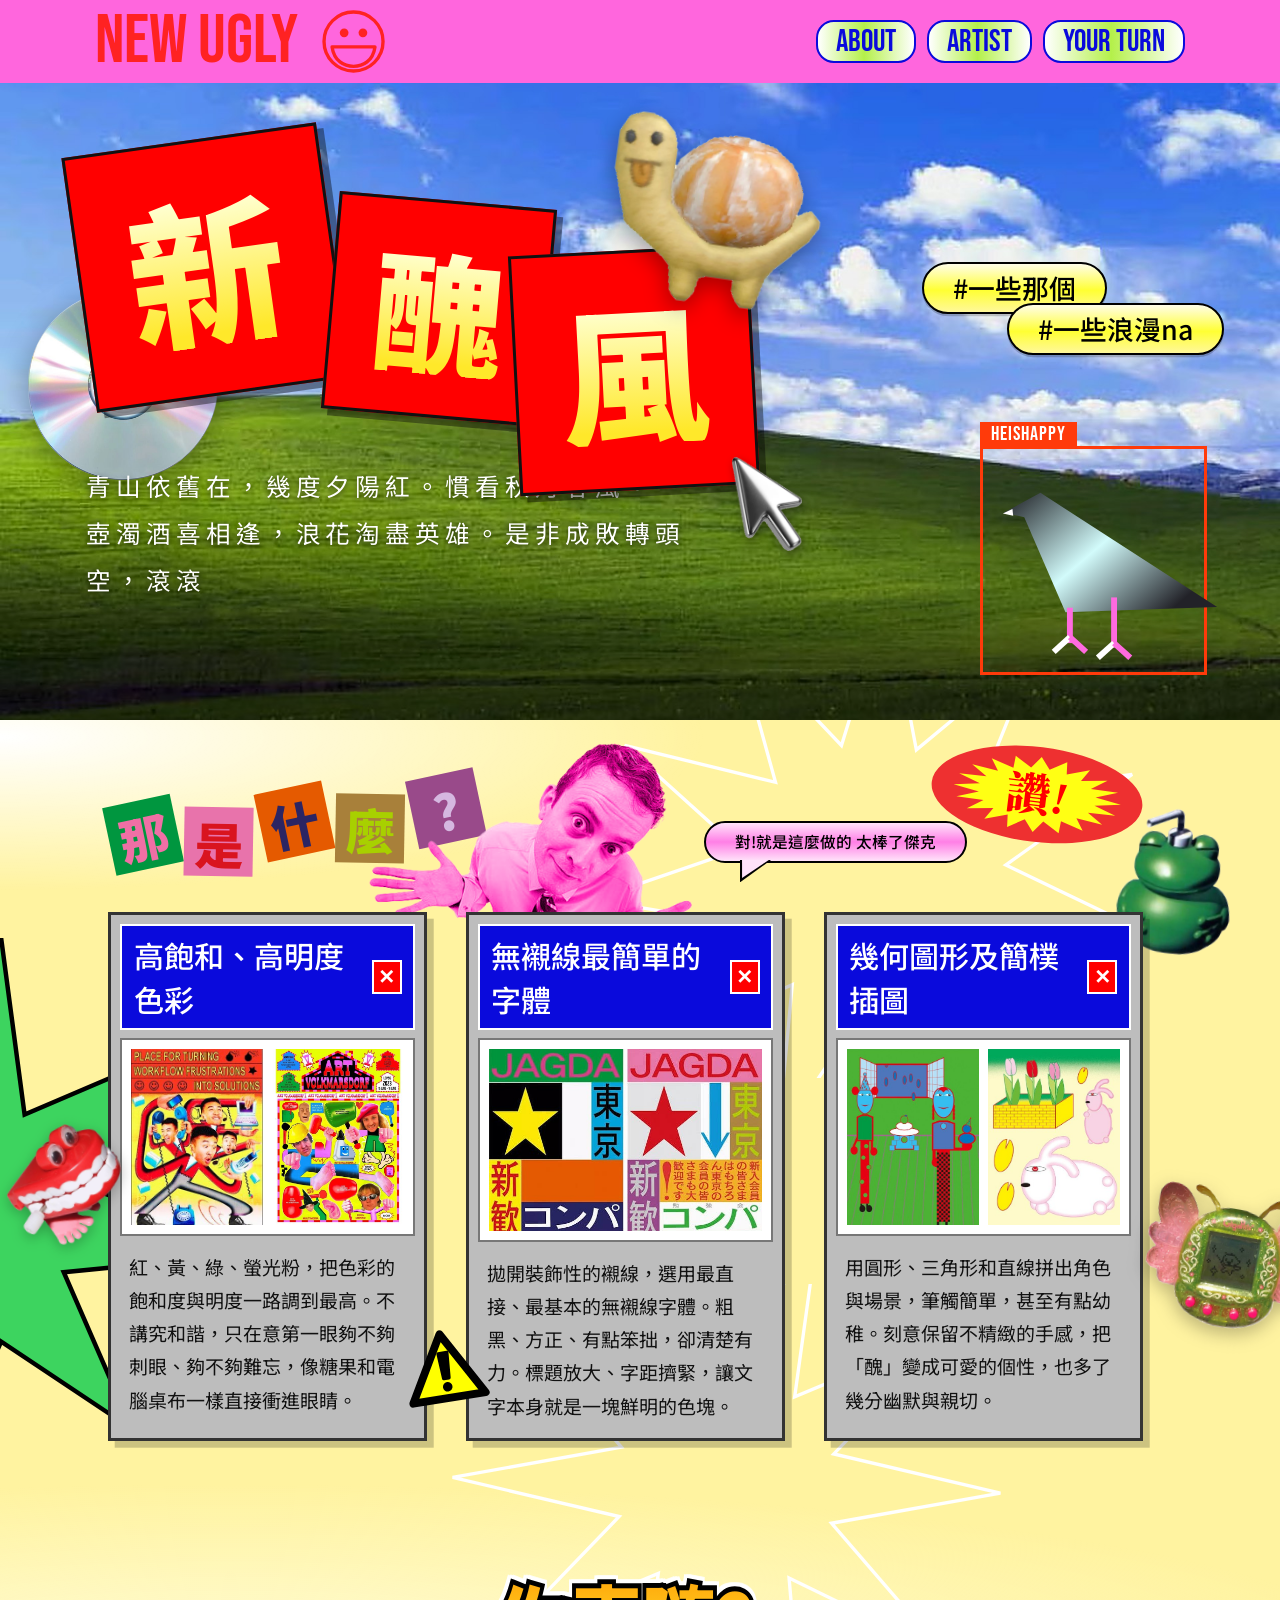
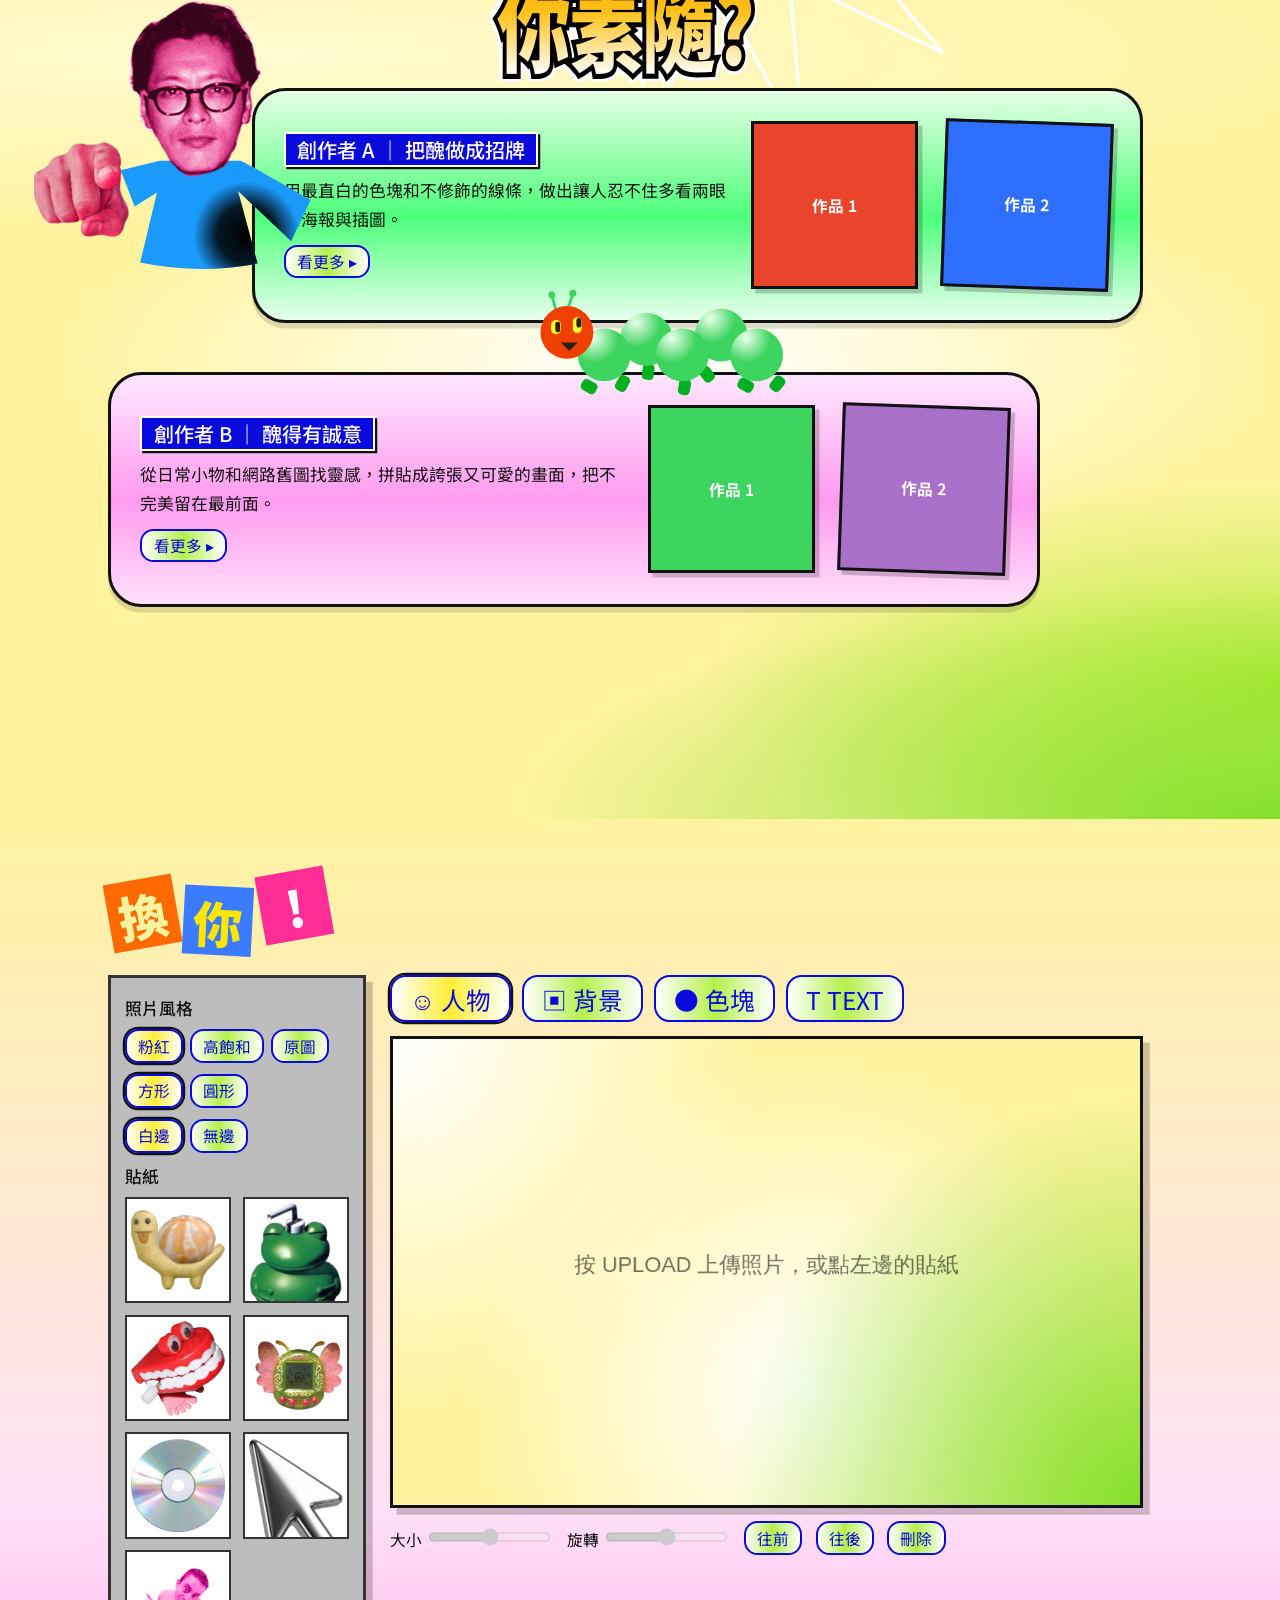
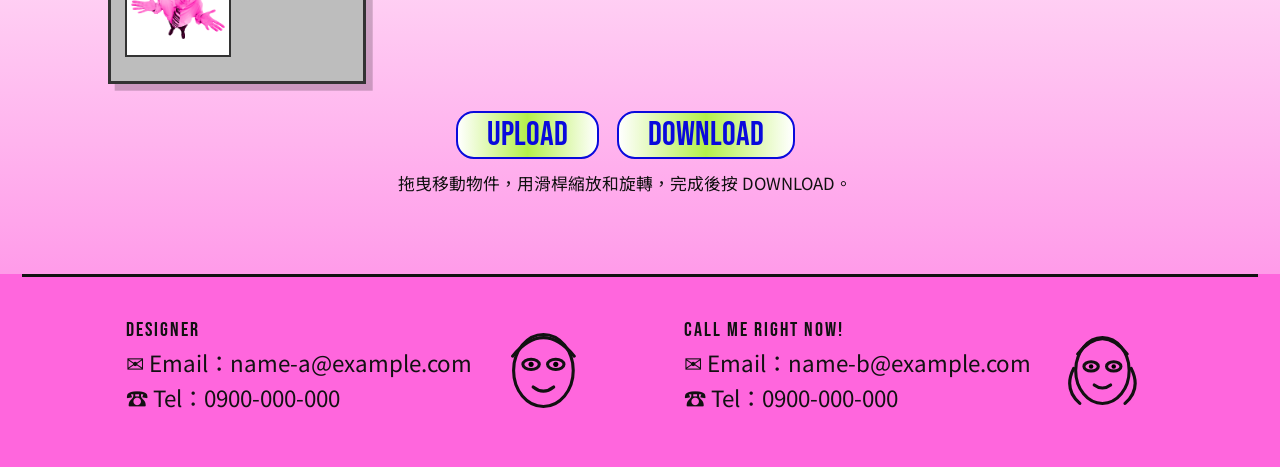
<file: index.html>
<!DOCTYPE html>
<html lang="zh-Hant">
<head>
<meta charset="utf-8">
<meta name="viewport" content="width=device-width, initial-scale=1, viewport-fit=cover">
<title>新醜風 NEW UGLY</title>
<link rel="stylesheet" href="https://fonts.googleapis.com/css2?family=Bebas+Neue&family=Noto+Sans+TC:wght@400;500;900&family=Noto+Serif+TC:wght@900&display=swap">
<link rel="stylesheet" href="style.css">
</head>
<body>

<!-- ===== 導覽列（固定在最上方） ===== -->
<nav>
  <div class="logo en" role="link" tabindex="0" aria-label="回到首頁">NEW UGLY <svg class="smile" viewBox="0 0 100 100" aria-hidden="true"><g fill="none" stroke="#f22" stroke-width="5" stroke-linejoin="round" stroke-linecap="round"><circle cx="50" cy="50" r="44"/><path d="M18 58H82C79 79 64 87 50 87C36 87 21 79 18 58Z"/></g><circle cx="36" cy="37" r="6.5" fill="#f22"/><circle cx="64" cy="37" r="6.5" fill="#f22"/></svg></div>
  <div class="menu en">
    <a href="#what">ABOUT</a>
    <a href="#who">ARTIST</a>
    <a href="#remix">YOUR TURN</a>
  </div>
</nav>

<!-- ===== 首頁：藍天草地 + 新醜風 ===== -->
<header class="hero">
  <img class="cd" alt="" src="images/cd.png">
  <div class="tiles" aria-label="新醜風">
    <div class="tile a">
      <span>新</span>
    </div>
    <div class="tile b">
      <span>醜</span>
    </div>
    <div class="tile c">
      <span>風</span>
    </div>
    <img class="snail" alt="" src="images/snail.png">
    <img class="cursor" alt="" src="images/cursor.png">
  </div>
  <div class="tag t1">#一些那個</div>
  <div class="tag t2">#一些浪漫na</div>
  <div class="bird">
    <b>HEISHAPPY</b>
    <svg viewBox="0 0 300 300" aria-hidden="true">
      <defs>
        <linearGradient id="bg1" x1="0" y1="0" x2="1" y2="0.65">
          <stop offset="0" stop-color="#17171c"/>
          <stop offset=".52" stop-color="#d2fbfb"/>
          <stop offset="1" stop-color="#222228"/>
        </lineargradient>
      </defs>
      <polygon points="28,85 78,58 318,213 112,220 56,91" fill="url(#bg1)"/>
      <polygon points="27,86 40,80 41,89" fill="#fff"/>
      <g stroke-width="8" stroke-linecap="butt" fill="none">
        <path d="M118 214V262" stroke="#ff6adf"/>
        <path d="M96 274L118 254" stroke="#fff"/>
        <path d="M140 274L118 254" stroke="#ff6adf"/>
        <path d="M178 200V268" stroke="#ff6adf"/>
        <path d="M156 282L178 262" stroke="#fff"/>
        <path d="M200 282L178 262" stroke="#ff6adf"/>
      </g>
    </svg>
  </div>
  <p class="verse">青山依舊在，幾度夕陽紅。慣看秋月春風。一壺濁酒喜相逢，浪花淘盡英雄。是非成敗轉頭空，滾滾</p>
</header>

<!-- ===== 中段：「那是什麼？」與「你素隨？」共用同一片背景漸層 ===== -->
<div class="mesh">
  <svg class="wstar" viewBox="0 0 500 360" aria-hidden="true">
    <polygon points="452,42 346,152 495,187 344,214 444,330 306,263 319,415 247,280 168,411 189,259 48,318 154,208 5,173 156,146 56,30 194,97 181,-55 253,80 332,-51 311,101" fill="none" stroke="#fff" stroke-width="3"/>
  </svg>

  <!-- ===== 那是什麼？ ===== -->
  <section class="what" id="what">
    <svg class="star-top" viewBox="0 0 520 360" aria-hidden="true">
      <polygon points="505,230 366,236 439,354 319,284 317,424 253,300 176,415 189,277 62,333 148,224 11,201 142,156 39,63 174,96 137,-38 233,63 274,-70 300,67 407,-22 355,107 493,89 380,170" fill="none" stroke="#fff" stroke-width="3"/>
    </svg>
    <h2 aria-label="那是什麼？">
      <span style="--bg:#00963f;--fg:#f06fa5">那</span>
      <span style="--bg:#e873ab;--fg:#d9141f">是</span>
      <span style="--bg:#e55a00;--fg:#2b2563">什</span>
      <span style="--bg:#a8803a;--fg:#a8d000">麼</span>
      <span style="--bg:#994a8a;--fg:#d5b8e0">?</span>
    </h2>
    <img class="guy" alt="" src="images/guy.png">
    <div class="bubble">對!就是這麼做的 太棒了傑克</div>
    <div class="burst">
      <span>讚<i>!</i></span>
    </div>
    <img class="frog" alt="" src="images/frog.png">
    <svg class="gstar" viewBox="0 0 500 500" aria-hidden="true">
      <polygon points="447,96 354,221 510,282 337,299 398,439 281,361 219,503 199,341 55,403 142,280 -13,218 165,202 99,57 221,144 281,-0 302,158" fill="#3dd45f" stroke="#000" stroke-width="4" stroke-linejoin="miter"/>
    </svg>
    <div class="cards">
      <article class="win">
        <div class="bar">
          <span>高飽和、高明度色彩</span>
          <button aria-label="關閉視窗">✕</button>
        </div>
        <div class="shots">
          <div class="shot">
            <img alt="Air-it-Out hotline 海報" src="images/poster-hotline.jpg">
          </div>
          <div class="shot">
            <img alt="Art Volkmarsdorf 海報" src="images/poster-volkmarsdorf.jpg">
          </div>
        </div>
        <p>紅、黃、綠、螢光粉，把色彩的飽和度與明度一路調到最高。不講究和諧，只在意第一眼夠不夠刺眼、夠不夠難忘，像糖果和電腦桌布一樣直接衝進眼睛。</p>
      </article>
      <article class="win">
        <div class="bar">
          <span>無襯線最簡單的字體</span>
          <button aria-label="關閉視窗">✕</button>
        </div>
        <div class="shots">
          <div class="shot wide">
            <img alt="JAGDA 東京 海報" src="images/poster-jagda.jpg">
          </div>
        </div>
        <p>拋開裝飾性的襯線，選用最直接、最基本的無襯線字體。粗黑、方正、有點笨拙，卻清楚有力。標題放大、字距擠緊，讓文字本身就是一塊鮮明的色塊。</p>
      </article>
      <article class="win">
        <div class="bar">
          <span>幾何圖形及簡樸插圖</span>
          <button aria-label="關閉視窗">✕</button>
        </div>
        <div class="shots">
          <div class="shot">
            <img alt="水越智三 插圖：人物" src="images/art-people.jpg">
          </div>
          <div class="shot">
            <img alt="水越智三 插圖：鬱金香與兔子" src="images/art-tulips.jpg">
          </div>
        </div>
        <p>用圓形、三角形和直線拼出角色與場景，筆觸簡單，甚至有點幼稚。刻意保留不精緻的手感，把「醜」變成可愛的個性，也多了幾分幽默與親切。</p>
      </article>
      <div class="warn" aria-hidden="true">
        <svg viewBox="0 0 100 94" style="transform:rotate(-9deg)">
          <polygon points="50,9 92,83 8,83" fill="#ffff00" stroke="#000" stroke-width="9" stroke-linejoin="round"/>
          <path d="M45 31h10l-2 29h-6z" fill="#000" stroke="#000" stroke-width="4" stroke-linejoin="round"/>
          <circle cx="50" cy="70" r="5.5" fill="#000"/>
        </svg>
      </div>
      <img class="teeth" alt="" src="images/teeth.png">
      <img class="tama" alt="" src="images/tama.png">
    </div>
  </section>

  <!-- ===== 你素隨？ ===== -->
  <section class="who" id="who">
    <h2 data-text="你素隨?">
      <span>你素隨?</span>
    </h2>
    <svg class="pointer" viewBox="25 45 500 505" aria-hidden="true">
      <defs>
        <clipPath id="shc">
          <path d="M180 355 L205 420 L245 395 L215 520 Q320 542 425 522 L390 392 L485 482 L520 408 L418 350 L395 338 L250 338 Z"/>
        </clippath>
        <radialGradient id="blk" gradientUnits="userSpaceOnUse" cx="405" cy="470" r="95">
          <stop offset="0" stop-color="#000"/>
          <stop offset=".55" stop-color="#000" stop-opacity=".85"/>
          <stop offset="1" stop-color="#000" stop-opacity="0"/>
        </radialgradient>
      </defs>
      <path d="M180 355 L205 420 L245 395 L215 520 Q320 542 425 522 L390 392 L485 482 L520 408 L418 350 L395 338 L250 338 Z" fill="#1a9bfc"/>
      <g clip-path="url(#shc)">
        <circle cx="405" cy="470" r="95" fill="url(#blk)"/>
      </g>
      <image href="images/person-face.png" x="196" y="52" width="236" height="314" preserveAspectRatio="none"/>
      <image href="images/person-hand.png" x="25" y="308" width="168" height="178" transform="rotate(-14 110 395)" preserveAspectRatio="none"/>
    </svg>
    <div class="box g">
      <div class="tx">
        <h3>創作者 A ｜ 把醜做成招牌</h3>
        <p>用最直白的色塊和不修飾的線條，做出讓人忍不住多看兩眼的海報與插圖。</p>
        <button class="pill">看更多 ▸</button>
      </div>
      <div class="ph" style="--c:#e8452c">作品 1</div>
      <div class="ph" style="--c:#2f6fff">作品 2</div>
    </div>
    <div class="box p">
      <div class="tx">
        <h3>創作者 B ｜ 醜得有誠意</h3>
        <p>從日常小物和網路舊圖找靈感，拼貼成誇張又可愛的畫面，把不完美留在最前面。</p>
        <button class="pill">看更多 ▸</button>
      </div>
      <div class="ph" style="--c:#3dd45f">作品 1</div>
      <div class="ph" style="--c:#a870c8">作品 2</div>
    </div>
    <div class="worm" aria-hidden="true">
      <svg viewBox="0 0 740 330" width="233" height="104">
        <defs>
          <radialGradient id="wg" cx=".3" cy=".18" r=".85">
            <stop offset="0" stop-color="#eaffea"/>
            <stop offset=".55" stop-color="#3dd45f"/>
          </radialgradient>
        </defs>
        <g fill="#00b020">
          <rect x="-17" y="-23" width="34" height="46" rx="12" transform="translate(165 297) rotate(-60)"/>
          <rect x="-17" y="-23" width="34" height="46" rx="12" transform="translate(260 288) rotate(28)"/>
          <rect x="-17" y="-23" width="34" height="46" rx="12" transform="translate(333 255) rotate(8)"/>
          <rect x="-17" y="-23" width="34" height="46" rx="12" transform="translate(436 298) rotate(10)"/>
          <rect x="-17" y="-23" width="34" height="46" rx="12" transform="translate(500 262) rotate(-38)"/>
          <rect x="-17" y="-23" width="34" height="46" rx="12" transform="translate(610 293) rotate(-60)"/>
          <rect x="-17" y="-23" width="34" height="46" rx="12" transform="translate(700 289) rotate(38)"/>
        </g>
        <circle cx="328" cy="163" r="75" fill="url(#wg)"/>
        <circle cx="540" cy="151" r="75" fill="url(#wg)"/>
        <circle cx="208" cy="207" r="75" fill="url(#wg)"/>
        <circle cx="430" cy="207" r="75" fill="url(#wg)"/>
        <circle cx="641" cy="207" r="75" fill="url(#wg)"/>
        <g stroke="#3dd45f" stroke-width="8" stroke-linecap="round">
          <path d="M70 76L59 38M105 74L119 34"/>
        </g>
        <g fill="#3dd45f">
          <circle cx="59" cy="36" r="10"/>
          <circle cx="119" cy="32" r="10"/>
        </g>
        <circle cx="102" cy="143" r="75" fill="#f04000"/>
        <rect x="57" y="108" width="28" height="40" rx="14" fill="#ffff22"/>
        <rect x="119" y="100" width="25" height="45" rx="12" fill="#ffff22"/>
        <rect x="69" y="113" width="14" height="30" rx="7" fill="#2a2208"/>
        <rect x="129" y="102" width="14" height="28" rx="7" fill="#2a2208"/>
        <path d="M85 172H133L109 196Z" fill="#2a2208"/>
      </svg>
    </div>
  </section>
</div>

<!-- ===== 換你！：上傳照片、加貼紙與文字，下載成圖片 ===== -->
<section class="remix" id="remix">
  <h2 class="rh" aria-label="換你！">
    <span style="--bg:#ff6a00;--fg:#fff3a0">換</span>
    <span style="--bg:#3b7bff;--fg:#ffe600">你</span>
    <span style="--bg:#ff2d95;--fg:#fff">!</span>
  </h2>
  <div class="studio">
    <aside class="side" aria-label="素材">
      <div class="panel" id="p-face">
        <h4>照片風格</h4>
        <div class="row">
          <button class="pill on" data-k="style" data-v="pink">粉紅</button>
          <button class="pill" data-k="style" data-v="sat">高飽和</button>
          <button class="pill" data-k="style" data-v="raw">原圖</button>
        </div>
        <div class="row">
          <button class="pill on" data-k="crop" data-v="rect">方形</button>
          <button class="pill" data-k="crop" data-v="circle">圓形</button>
        </div>
        <div class="row">
          <button class="pill on" data-k="bd" data-v="1">白邊</button>
          <button class="pill" data-k="bd" data-v="0">無邊</button>
        </div>
        <h4>貼紙</h4>
        <div class="grid" id="g-stk"></div>
      </div>
      <div class="panel" id="p-bg" hidden>
        <h4>換背景</h4>
        <div class="grid" id="g-bg"></div>
      </div>
      <div class="panel" id="p-shape" hidden>
        <h4>色塊</h4>
        <div class="grid" id="g-sh"></div>
        <h4>換顏色（先選取物件）</h4>
        <div class="row" id="g-col2"></div>
      </div>
      <div class="panel" id="p-text" hidden>
        <h4>輸入文字</h4>
        <input id="tx" maxlength="10" placeholder="例如：我超醜">
        <div class="row" id="g-col"></div>
        <button class="pill" id="addt">加入文字</button>
      </div>
    </aside>
    <div>
      <div class="tabs" role="tablist">
        <button class="pill on" data-p="face">☺ 人物</button>
        <button class="pill" data-p="bg">▣ 背景</button>
        <button class="pill" data-p="shape">● 色塊</button>
        <button class="pill" data-p="text">T TEXT</button>
      </div>
      <div class="stage">
        <canvas id="cv" width="960" height="600" aria-label="編輯畫布"></canvas>
      </div>
      <div class="ctrl">
        <label>大小 <input type="range" id="sz" min="0.15" max="3" step="0.01" disabled></label>
        <label>旋轉 <input type="range" id="rt" min="-180" max="180" step="1" disabled></label>
        <button class="pill" id="fw" disabled>往前</button>
        <button class="pill" id="bk" disabled>往後</button>
        <button class="pill" id="rm" disabled>刪除</button>
      </div>
    </div>
  </div>
  <div class="acts">
    <label class="btn">UPLOAD<input type="file" id="file" accept="image/*" class="sr"></label>
    <button class="btn" id="dl">DOWNLOAD</button>
  </div>
  <p id="msg" role="status">拖曳移動物件，用滑桿縮放和旋轉，完成後按 DOWNLOAD。</p>
</section>

<!-- ===== 頁尾：作者聯絡資訊 ===== -->
<footer id="contact">
  <div class="fl"></div>
  <div class="fp">
    <div class="fc">
      <div>
        <small>DESIGNER</small>
        <p>✉ Email：name-a@example.com</p>
        <p>☎ Tel：0900-000-000</p>
      </div>
      <svg viewBox="0 0 100 100" aria-hidden="true">
        <g fill="none" stroke="#111" stroke-width="3" stroke-linecap="round">
          <ellipse cx="50" cy="54" rx="29" ry="35"/>
          <ellipse cx="38" cy="48" rx="8" ry="5"/>
          <ellipse cx="62" cy="48" rx="8" ry="5"/>
          <path d="M40 70q10 8 20 0"/>
          <path d="M20 40q30-36 60 0"/>
        </g>
        <circle cx="38" cy="48" r="2.5"/>
        <circle cx="62" cy="48" r="2.5"/>
      </svg>
    </div>
    <div class="fc">
      <div>
        <small>CALL ME RIGHT NOW!</small>
        <p>✉ Email：name-b@example.com</p>
        <p>☎ Tel：0900-000-000</p>
      </div>
      <svg viewBox="0 0 100 100" aria-hidden="true">
        <g fill="none" stroke="#111" stroke-width="3" stroke-linecap="round">
          <ellipse cx="50" cy="54" rx="26" ry="32"/>
          <ellipse cx="39" cy="50" rx="7" ry="4.5"/>
          <ellipse cx="61" cy="50" rx="7" ry="4.5"/>
          <path d="M42 68q8 6 16 0"/>
          <path d="M22 52q-10 20 6 34M78 52q10 20-6 34M26 38q24-30 48 0"/>
        </g>
        <circle cx="39" cy="50" r="2.2"/>
        <circle cx="61" cy="50" r="2.2"/>
      </svg>
    </div>
  </div>
</footer>

<script src="script.js"></script>
</body>
</html>
</file>
<file: style.css>
/* ==========================================================================
   新醜風 NEW UGLY — 樣式表
   結構：基本設定 → 共用元件 → 各區塊（由上到下）→ 手機版 → 桌機版
   手機版與桌機版放在最後，才能覆蓋前面的預設值。
   ========================================================================== */

/* ----- 1. 基本設定 ----- */

:root {
  --pink: #ff66dd;
  --red: #f00;
  --blue: #0a0adc;
  --yellow: #fff466;
  --ink: #111;
  box-sizing: border-box;
  padding-top: env(safe-area-inset-top,0px);
  padding-bottom: env(safe-area-inset-bottom,0px);
}

html {
  scroll-padding-top: env(safe-area-inset-top,0px);
}

*,*::before,*::after {
  box-sizing: inherit;
}

body {
  margin: 0;
  font-family: "Noto Sans TC",sans-serif;
  color: var(--ink);
  background: var(--pink);
  overflow-x: hidden;
}

.en {
  font-family: "Bebas Neue",Impact,sans-serif;
}

:focus-visible {
  outline: 3px solid var(--blue);
  outline-offset: 2px;
}

/* ----- 2. 共用元件（按鈕、小膠囊） ----- */

.pill {
  font: inherit;
  font-size: 14px;
  border: 2px solid var(--blue);
  border-radius: 12px;
  background: linear-gradient(90deg,#fff,#b4f04a 50%,#fff);
  color: var(--blue);
  padding: 3px 10px;
  cursor: pointer;
}

.pill.on {
  background: linear-gradient(90deg,#fff,#ffee33 50%,#fff);
  box-shadow: 0 0 0 2px #111;
}

.pill:hover {
  transform: rotate(-3deg);
}

.btn {
  font: 400 30px "Bebas Neue",sans-serif;
  color: var(--blue);
  border: 2px solid var(--blue);
  border-radius: 16px;
  background: linear-gradient(90deg,#fff,#b4f04a 50%,#fff);
  padding: 2px 26px;
  cursor: pointer;
  display: inline-block;
}

.btn:hover {
  transform: rotate(-3deg) scale(1.05);
}

.btn:focus-within {
  outline: 3px solid var(--blue);
  outline-offset: 2px;
}

.sr {
  position: absolute;
  width: 1px;
  height: 1px;
  opacity: 0;
  overflow: hidden;
}

/* ----- 3. 導覽列 ----- */

nav {
  position: sticky;
  top: env(safe-area-inset-top,0px);
  z-index: 50;
  background: var(--pink);
  display: flex;
  align-items: center;
  justify-content: space-between;
  padding: 14px clamp(16px,7vw,100px);
  gap: 12px;
  flex-wrap: wrap;
}

.logo {
  font-size: clamp(40px,6vw,64px);
  color: #f22;
  line-height: 1;
  display: flex;
  align-items: center;
  gap: 20px;
  cursor: pointer;
}

.smile {
  width: 60px;
  height: 60px;
  flex: none;
  display: block;
}

.menu {
  display: flex;
  gap: 10px;
}

.menu a {
  font-size: 28px;
  color: #0a0adc;
  border: 2px solid #0a0adc;
  border-radius: 16px;
  padding: 1px 16px;
  background: linear-gradient(90deg,#fff 0%,#b4f04a 48%,#fff 100%);
  text-decoration: none;
  transition: transform .15s;
}

.menu a:hover {
  transform: rotate(-4deg) scale(1.08);
  background: linear-gradient(90deg,#fff 0%,#fff466 48%,#fff 100%);
}

/* ----- 4. 首頁（藍天草地） ----- */

.hero {
  position: relative;
  min-height: 640px;
  overflow: hidden;
  color: #fff;
  background: linear-gradient(#0000 60%,#0007 100%),url("images/hero.jpg") center 60%/cover no-repeat;
  background-color: #5ea6f0;
}

.cd {
  position: absolute;
  left: 1%;
  top: 250px;
  width: clamp(110px,18vw,210px);
  height: auto;
  filter: drop-shadow(0 8px 14px #0005);
}

.tiles {
  position: absolute;
  left: 5%;
  top: 110px;
  width: min(640px,90vw);
  height: 360px;
}

.tile {
  position: absolute;
  background: var(--red);
  border: 3px solid #111;
  width: min(230px,34vw);
  aspect-ratio: 1;
  display: grid;
  place-items: center;
  font-weight: 900;
  color: var(--yellow);
  font-size: clamp(70px,13vw,150px);
  line-height: 1;
  box-shadow: 6px 6px 0 #0006;
}

.tile span {
  background: linear-gradient(#ffffcf 8%,#ffe82a 92%);
  -webkit-background-clip: text;
  background-clip: text;
  -webkit-text-fill-color: transparent;
  color: transparent;
  display: block;
  padding: 0 .04em;
}

.tile.a {
  z-index: 1;
  left: 0;
  top: 10px;
  transform: rotate(-8deg);
}

.tile.b {
  z-index: 2;
  left: min(215px,31vw);
  top: 70px;
  transform: rotate(5deg);
}

.tile.c {
  z-index: 3;
  left: min(390px,58vw);
  top: 130px;
  transform: rotate(-3deg);
}

.snail {
  z-index: 5;
  position: absolute;
  left: min(520px,58vw);
  top: 20px;
  width: clamp(110px,17vw,200px);
  transform: rotate(8deg);
  filter: drop-shadow(0 8px 10px #0005);
}

.cursor {
  z-index: 6;
  position: absolute;
  left: min(630px,75vw);
  top: 400px;
  width: clamp(44px,6vw,72px);
  height: auto;
  filter: drop-shadow(2px 4px 4px #0006);
}

.tag {
  position: absolute;
  background: linear-gradient(#fffde8 0%,#ffff33 55%,#fff89a 100%);
  color: #000;
  border: 2px solid #000;
  border-radius: 30px;
  padding: 4px 26px;
  font-size: 24px;
  font-weight: 500;
  box-shadow: 0 2px 0 #0003;
}

.bird svg {
  width: 100%;
  height: 100%;
  overflow: visible;
  display: block;
}

.tag.t1 {
  top: 235px;
  right: 12%;
}

.tag.t2 {
  top: 272px;
  right: 5%;
}

.bird {
  position: absolute;
  right: 6%;
  top: 400px;
  width: 210px;
  height: 205px;
  border: 3px solid #ff3a0a;
  display: block;
}

.bird b {
  position: absolute;
  left: -3px;
  top: -24px;
  background: #ff3a0a;
  color: #fff;
  font: 400 18px "Bebas Neue",sans-serif;
  padding: 0 10px;
  letter-spacing: .05em;
}

.verse {
  position: absolute;
  left: 7%;
  bottom: 60px;
  max-width: 560px;
  font-size: clamp(17px,2.2vw,22px);
  letter-spacing: .2em;
  line-height: 1.9;
  margin: 0;
  text-shadow: 0 2px 6px #000a;
}

/* ----- 5. 中段共用的背景漸層 ----- */

.mesh {
  background: 
    radial-gradient(ellipse 55% 9% at 0% 1%,#fff 0,#fff0 100%),
    radial-gradient(ellipse 48% 12% at 52% 73%,#fff 0,#fff0 100%),
    radial-gradient(ellipse 90% 10% at 18% 55%,#fffbd2 0,#fffbd200 100%),
    radial-gradient(ellipse 60% 14% at 100% 100%,#84e02a 0,#84e02a00 100%),
    radial-gradient(ellipse 45% 12% at 100% 92%,#b6ec3a 0,#b6ec3a00 100%),
    #fff3a0;
  position: relative;
}

.wstar {
  display: none;
}

/* ----- 6. 那是什麼？ ----- */

.what {
  position: relative;
  padding: 60px clamp(16px,8vw,100px) 100px;
  overflow: hidden;
}

.what h2 {
  position: relative;
  margin: 0;
  display: flex;
  gap: 6px;
  transform: rotate(-5deg);
  width: max-content;
}

.what h2 span {
  display: grid;
  place-items: center;
  width: 62px;
  height: 62px;
  font-size: 44px;
  font-weight: 900;
  border: 0;
  background: var(--bg);
  color: var(--fg);
}

.what h2 span:nth-child(odd) {
  transform: rotate(-7deg);
}

.what h2 span:nth-child(even) {
  transform: rotate(6deg) translateY(12px);
}

.guy {
  position: absolute;
  left: min(400px,38vw);
  top: 0;
  width: clamp(150px,19vw,230px);
  height: auto;
  z-index: 2;
}

.bubble {
  position: absolute;
  left: min(630px,52vw);
  top: 70px;
  white-space: nowrap;
  background: linear-gradient(#ffe3fa 0%,#ff7fe6 50%,#ffe3fa 100%);
  border: 2px solid #000;
  border-radius: 999px;
  padding: 9px 30px;
  font-size: 18px;
  font-weight: 500;
  color: #000;
  z-index: 1;
}

.bubble::before,.bubble::after {
  content: "";
  position: absolute;
  clip-path: polygon(0 0,100% 0,0 100%);
}

.bubble::before {
  left: 30px;
  bottom: -19px;
  width: 28px;
  height: 20px;
  background: #000;
}

.bubble::after {
  left: 32px;
  bottom: -15px;
  width: 24px;
  height: 16px;
  background: #ffe3fa;
}

.burst {
  position: absolute;
  right: 11%;
  top: 15px;
  width: 190px;
  height: 90px;
  background: #ee3030;
  border-radius: 50%;
  display: grid;
  place-items: center;
  transform: rotate(7deg);
  z-index: 1;
}

.burst::before {
  content: "";
  position: absolute;
  inset: 7%;
  background: #ffff14;
  clip-path: polygon(
      96.1% 50.0%, 81.9% 55.1%, 93.8% 64.2%, 78.8% 64.7%,
      87.3% 77.1%, 72.9% 72.9%, 77.1% 87.3%, 64.7% 78.8%,
      64.2% 93.8%, 55.1% 81.9%, 50.0% 96.1%, 44.9% 81.9%,
      35.8% 93.8%, 35.3% 78.8%, 22.9% 87.3%, 27.1% 72.9%,
      12.7% 77.1%, 21.2% 64.7%, 6.2% 64.2%, 18.1% 55.1%,
      3.9% 50.0%, 18.1% 44.9%, 6.2% 35.8%, 21.2% 35.3%,
      12.7% 22.9%, 27.1% 27.1%, 22.9% 12.7%, 35.3% 21.2%,
      35.8% 6.2%, 44.9% 18.1%, 50.0% 3.9%, 55.1% 18.1%,
      64.2% 6.2%, 64.7% 21.2%, 77.1% 12.7%, 72.9% 27.1%,
      87.3% 22.9%, 78.8% 35.3%, 93.8% 35.8%, 81.9% 44.9%);
}

.burst span {
  position: relative;
  font: 900 40px/1 "Noto Serif TC",serif;
  color: #f00;
}

.burst span i {
  font-family: Georgia,serif;
  font-weight: 700;
}

.frog {
  position: absolute;
  right: 1%;
  top: 55px;
  width: clamp(70px,9vw,110px);
  height: auto;
  z-index: 2;
  transform: rotate(6deg);
}

.cards {
  display: grid;
  grid-template-columns: repeat(3,1fr);
  gap: 28px;
  margin-top: 120px;
  position: relative;
}

.win {
  background: #bdbdbd;
  border: 3px solid #333;
  padding: 8px;
  box-shadow: 6px 6px 0 #0003;
  transition: opacity .25s,transform .25s;
}

.win.gone {
  opacity: 0;
  transform: scale(.8) rotate(4deg);
  pointer-events: none;
}

.bar {
  background: var(--blue);
  color: #fff;
  display: flex;
  justify-content: space-between;
  align-items: center;
  padding: 6px 10px;
  font-size: clamp(18px,2.1vw,27px);
  font-weight: 500;
  border: 2px solid #fff;
}

.bar button {
  width: 30px;
  height: 30px;
  border: 2px solid #fff;
  background: var(--red);
  color: #fff;
  font: 700 18px/1 sans-serif;
  cursor: pointer;
  padding: 0;
}

.shots {
  background: #fff;
  margin: 8px 0;
  padding: 8px;
  display: grid;
  grid-template-columns: 1fr 1fr;
  gap: 8px;
  border: 2px solid #777;
}

.tama,.gstar {
  display: none;
}

.shot.wide {
  grid-column: 1/-1;
  aspect-ratio: 3/2;
}

.shot img {
  width: 100%;
  height: 100%;
  object-fit: cover;
  object-position: center top;
  display: block;
}

.win p {
  margin: 0;
  font-size: 17px;
  line-height: 1.75;
  padding: 4px 8px 6px;
}

.warn {
  position: absolute;
  left: min(36%,360px);
  bottom: -30px;
}

.teeth {
  position: absolute;
  left: -2%;
  top: 48%;
  width: clamp(70px,9vw,115px);
  height: auto;
  transform: rotate(-8deg);
  z-index: 2;
  filter: drop-shadow(0 4px 6px #0004);
}

.shot {
  aspect-ratio: 3/4;
  overflow: hidden;
  background: #fff;
}

.what,.who,.remix {
  scroll-margin-top: 80px;
}

.star-top {
  position: absolute;
  left: 520px;
  top: -40px;
  width: 520px;
  height: 360px;
  pointer-events: none;
}

/* ----- 7. 你素隨？ ----- */

.who {
  position: relative;
  padding: 30px clamp(16px,8vw,100px) 330px;
}

.who h2 {
  position: relative;
  z-index: 1;
  margin: 0 0 22px;
  text-align: center;
  font-size: clamp(48px,7vw,72px);
  line-height: 1.05;
  font-weight: 900;
  letter-spacing: -.02em;
  transform: scaleY(1.28);
  transform-origin: 50% 55%;
  filter: drop-shadow(2px 0 0 #fff) drop-shadow(-2px 0 0 #fff) drop-shadow(0 2px 0 #fff) drop-shadow(0 -2px 0 #fff);
}

.who h2::before {
  content: attr(data-text);
  position: absolute;
  inset: 0;
  z-index: 0;
  color: #000;
  -webkit-text-stroke: 7px #000;
  stroke-linejoin: round;
}

.who h2 span {
  position: relative;
  z-index: 1;
  background: linear-gradient(#ff9600 0%,#ffc21a 42%,#fff 88%);
  -webkit-background-clip: text;
  background-clip: text;
  -webkit-text-fill-color: transparent;
  color: transparent;
}

.pointer {
  position: absolute;
  left: 3%;
  top: 80px;
  width: 200px;
  height: auto;
  z-index: 3;
}

.box {
  border: 3px solid #111;
  border-radius: 30px;
  box-shadow: 0 5px 0 #0002;
  display: flex;
  align-items: center;
  gap: 22px;
  padding: 18px 26px;
}

.box.g {
  margin-left: min(23%,260px);
  height: 210px;
  background: linear-gradient(#e6ffe6 0%,#4dff7a 55%,#e8ffee 100%);
}

.box.p {
  width: min(84%,830px);
  height: 210px;
  margin-top: 44px;
  background: linear-gradient(#ffe6ff 0%,#ff9bef 55%,#ffe0fb 100%);
}

.worm {
  position: absolute;
  left: min(52%,600px);
  margin-top: -188px;
  display: flex;
  align-items: flex-end;
  gap: 0;
}

.box .tx {
  flex: 1;
  min-width: 0;
}

.box h3 {
  margin: 0;
  display: inline-block;
  background: var(--blue);
  color: #fff;
  font-size: 18px;
  font-weight: 500;
  padding: 1px 10px;
  border: 2px solid #fff;
  box-shadow: 2px 2px 0 #111;
}

.box p {
  margin: 8px 0 10px;
  font-size: 15px;
  line-height: 1.7;
}

.box .ph {
  width: 150px;
  height: 150px;
  flex: none;
  border: 3px solid #111;
  display: grid;
  place-items: center;
  font-size: 14px;
  font-weight: 700;
  color: #fff;
  text-align: center;
  box-shadow: 4px 4px 0 #0003;
  background: var(--c);
}

.box .ph+.ph {
  transform: rotate(2deg);
}

/* ----- 8. 換你！（編輯器） ----- */

.remix {
  position: relative;
  padding: 50px 123px 70px 97px;
  background: linear-gradient(#fff3a0,#ffe0f7 65%,#ff9be9);
}

.rh {
  margin: 0 0 28px;
  display: flex;
  gap: 6px;
  transform: rotate(-3deg);
  width: max-content;
}

.rh span {
  display: grid;
  place-items: center;
  width: 62px;
  height: 62px;
  font-size: 44px;
  font-weight: 900;
  background: var(--bg);
  color: var(--fg);
}

.rh span:nth-child(odd) {
  transform: rotate(-7deg);
}

.rh span:nth-child(even) {
  transform: rotate(6deg) translateY(10px);
}

.studio {
  display: grid;
  grid-template-columns: 230px 1fr;
  gap: 22px;
  align-items: start;
}

.side {
  background: #bdbdbd;
  border: 3px solid #333;
  box-shadow: 6px 6px 0 #0003;
  padding: 12px;
  min-height: 430px;
}

.side h4 {
  margin: 4px 0 8px;
  font-size: 15px;
  font-weight: 500;
}

.panel[hidden] {
  display: none;
}

.grid {
  display: grid;
  grid-template-columns: repeat(2,minmax(0,1fr));
  gap: 10px;
  margin-bottom: 10px;
}

.grid button {
  aspect-ratio: 1;
  min-width: 0;
  min-height: 0;
  overflow: hidden;
  background: #fff;
  border: 2px solid #333;
  padding: 4px;
  cursor: pointer;
  display: grid;
  place-items: center;
}

.grid button:hover {
  background: var(--yellow);
}

.grid canvas,.grid img {
  width: 100%;
  height: 100%;
  object-fit: contain;
  display: block;
}

.row {
  display: flex;
  flex-wrap: wrap;
  gap: 6px;
  align-items: center;
  margin: 0 0 10px;
  font-size: 14px;
}

.sw {
  width: 30px;
  height: 30px;
  border: 2px solid #111;
  cursor: pointer;
  padding: 0;
}

#tx {
  width: 100%;
  font: inherit;
  padding: 6px;
  border: 2px solid #333;
  margin-bottom: 10px;
}

.tabs {
  display: flex;
  gap: 10px;
  margin-bottom: 12px;
  flex-wrap: wrap;
}

.tabs .pill {
  font-size: 22px;
  border-radius: 14px;
  padding: 3px 16px;
}

.stage {
  border: 3px solid #111;
  background: #fff;
  box-shadow: 6px 6px 0 #0003;
}

#cv {
  display: block;
  width: 100%;
  height: auto;
  touch-action: none;
  cursor: grab;
}

.ctrl {
  display: flex;
  gap: 12px;
  align-items: center;
  flex-wrap: wrap;
  margin-top: 12px;
  font-size: 14px;
}

.ctrl input {
  width: 110px;
}

.acts {
  display: flex;
  justify-content: center;
  align-items: center;
  gap: 16px;
  margin-top: 24px;
  flex-wrap: wrap;
}

#msg {
  min-height: 1.5em;
  text-align: center;
  font-size: 15px;
  margin: 10px 0 0;
}

/* ----- 9. 頁尾 ----- */

footer {
  background: var(--pink);
  padding: 0 20px 44px;
}

.fl {
  border-top: 3px solid #111;
  margin-bottom: 34px;
}

.fp {
  display: flex;
  justify-content: center;
  gap: 80px;
  flex-wrap: wrap;
  font-size: 20px;
}

.fc {
  display: flex;
  align-items: center;
  gap: 18px;
}

.fc small {
  display: block;
  font: 400 18px "Bebas Neue",sans-serif;
  letter-spacing: .1em;
  margin-bottom: 4px;
}

.fc p {
  margin: 2px 0;
}

.fc svg {
  width: 92px;
  height: 92px;
  flex: none;
}

/* ----- 10. 手機版（寬度 < 900px）----- */
@media (max-width: 899px) {
  .cards {
    grid-template-columns: 1fr;
  }
  .bubble,.warn,.teeth {
    display: none;
  }
  .guy {
    left: 55%;
    width: 120px;
  }
  .frog {
    width: 60px;
    top: 70px;
  }
  .burst {
    right: 4%;
    top: 6px;
    transform: scale(.7) rotate(-6deg);
  }
  .what h2 span {
    width: 48px;
    height: 48px;
    font-size: 32px;
  }
  .tag.t1 {
    top: 60px;
  }
  .tag.t2 {
    top: 98px;
  }
  .bird {
    top: auto;
    bottom: 10px;
    width: 130px;
    height: 130px;
  }
  .hero {
    min-height: 620px;
  }
  .verse {
    bottom: 30px;
    max-width: 60%;
  }
  .pointer {
    width: 120px;
    top: 90px;
  }
  .worm {
    display: none;
  }
  .menu a {
    font-size: 20px;
  }
  .box {
    flex-wrap: wrap;
    height: auto!important;
    width: auto!important;
    margin-left: 0!important;
    border-radius: 22px;
  }
  .box .ph {
    width: calc(50% - 12px);
    height: auto;
    aspect-ratio: 1;
  }
  .box.p {
    margin-top: 24px;
  }
  .remix {
    padding: 40px 16px 56px;
  }
  .studio {
    grid-template-columns: 1fr;
  }
  .rh span {
    width: 48px;
    height: 48px;
    font-size: 32px;
  }
  .fp {
    gap: 30px;
  }
  .fc {
    font-size: 16px;
  }
}

/* ----- 11. 桌機版（寬度 ≥ 900px）-----
   以 1145px 為設計寬度，頁面由 JS 依螢幕寬度等比放大，
   所以 1920×1080 時首屏剛好一屏。這裡的數字都是 1145px 下的像素值。 */
@media (min-width: 900px) {
  nav {
    padding: 6px 85px;
    flex-wrap: nowrap;
  }
  .logo {
    font-size: 62px;
  }
  .hero {
    min-height: 570px;
    height: 570px;
  }
  .cd {
    left: 25px;
    top: 185px;
    width: 170px;
  }
  .tiles {
    left: 70px;
    top: 40px;
    width: 640px;
    height: 360px;
  }
  .tile {
    width: 230px;
    font-size: 140px;
  }
  .tile.b {
    width: 195px;
    font-size: 118px;
    left: 225px;
    top: 65px;
  }
  .tile.c {
    width: 215px;
    font-size: 132px;
    left: 390px;
    top: 110px;
  }
  .tile.a {
    left: 0;
    top: 10px;
  }
  .snail {
    left: 475px;
    top: -5px;
    width: 190px;
  }
  .cursor {
    left: 585px;
    top: 295px;
    width: 62px;
  }
  .tag.t1 {
    top: 160px;
    right: 155px;
  }
  .tag.t2 {
    top: 197px;
    right: 50px;
  }
  .bird {
    top: 325px;
    right: 65px;
    width: 203px;
    height: 205px;
  }
  .verse {
    left: 77px;
    bottom: 105px;
    max-width: 540px;
    font-size: 22px;
  }
  .what {
    padding: 60px 123px 100px 97px;
  }
  .guy {
    left: 330px;
    top: 20px;
    width: 320px;
    z-index: 1;
  }
  .bubble {
    left: 630px;
    top: 90px;
    font-size: 14px;
    padding: 7px 26px;
    z-index: 2;
  }
  .burst {
    right: 122px;
    top: 24px;
    width: 190px;
    height: 85px;
  }
  .frog {
    right: 40px;
    top: 80px;
    width: 105px;
  }
  .cards {
    margin-top: 50px;
    gap: 35px;
    z-index: 2;
  }
  .teeth {
    left: -92px;
    top: 190px;
    width: 105px;
  }
  .wstar {
    display: block;
    position: absolute;
    left: 400px;
    top: 505px;
    width: 500px;
    height: 360px;
    pointer-events: none;
  }
  .gstar {
    display: block;
    position: absolute;
    left: -280px;
    top: 195px;
    width: 500px;
    height: 500px;
    z-index: 1;
    pointer-events: none;
  }
  .tama {
    display: block;
    position: absolute;
    left: 918px;
    top: 222px;
    width: 165px;
    height: auto;
    transform: rotate(10deg);
    z-index: 2;
    filter: drop-shadow(0 6px 8px #0004);
  }
  .warn svg {
    width: 78px;
    height: auto;
    display: block;
  }
  .warn {
    left: 262px;
    top: 370px;
    bottom: auto;
  }
  .who {
    padding: 30px 123px 190px 97px;
  }
  .who h2 {
    font-size: 66px;
  }
  .pointer {
    left: 30px;
    top: 40px;
    width: 250px;
    height: auto;
  }
  .box.g {
    margin-left: 128px;
  }
  .box.p {
    width: 833px;
  }
  .worm {
    left: 475px;
    margin-top: -290px;
  }
}
</file>
